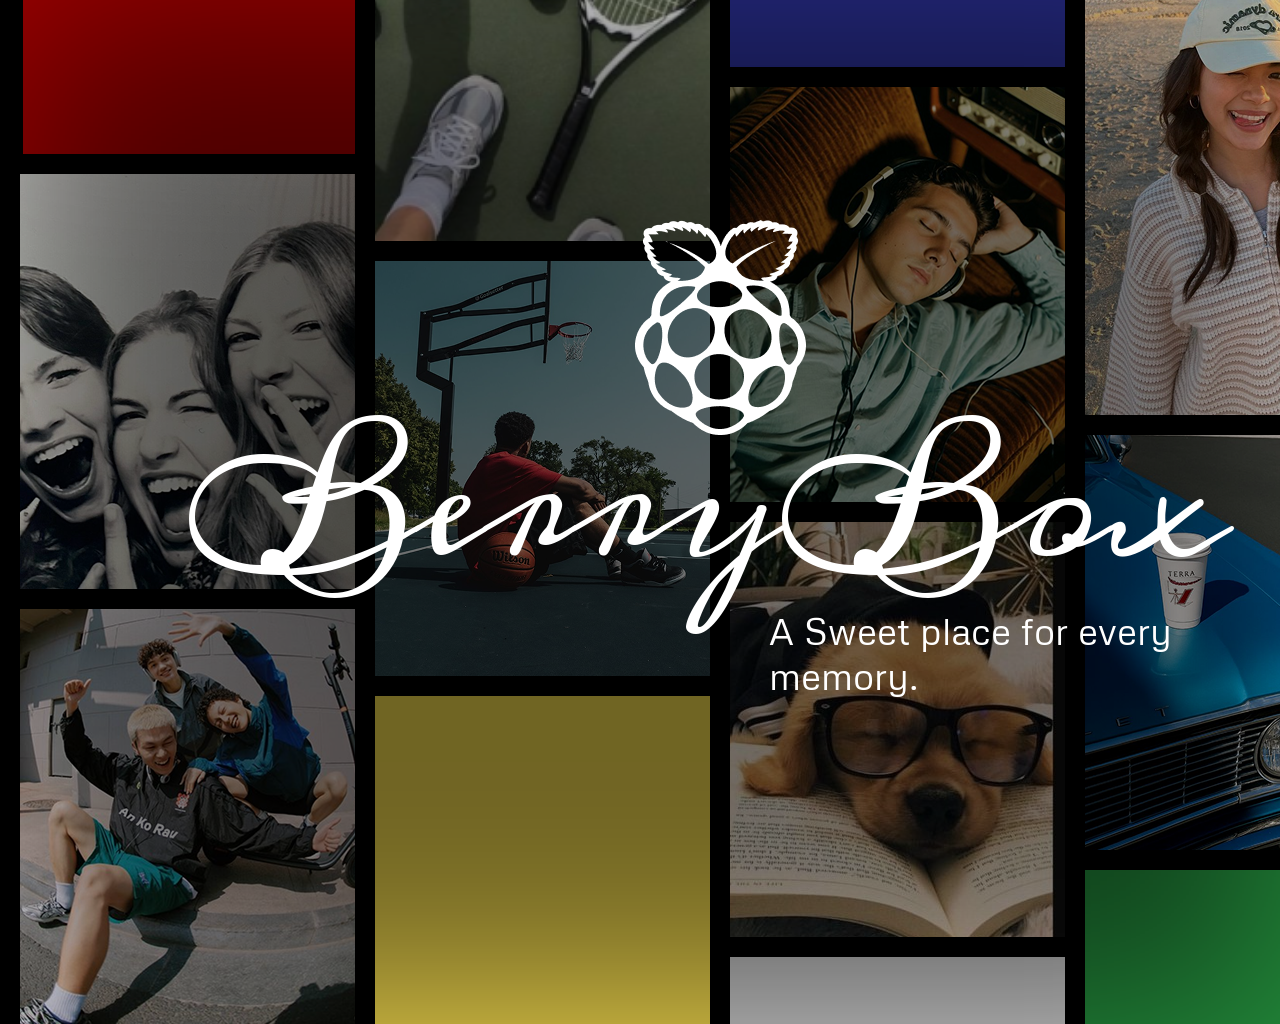
<file: index.html>
<!DOCTYPE html>
<html>
  <head>
    <meta charset="utf-8" />
    <meta name="viewport" content="initial-scale=1, width=device-width" />
    <link rel="stylesheet" href="./global.css" />
    <link rel="stylesheet" href="./index.css" />
    <link rel="stylesheet" href="https://fonts.googleapis.com/css2?family=Meddon:wght@400&display=swap" />
    <link rel="stylesheet" href="https://fonts.googleapis.com/css2?family=Metrophobic:wght@400&display=swap" />
  </head>
  <body>
    <div class="desktop-1" id="landing-page" role="button" tabindex="0" aria-label="Open BerryBox sign up">
      <img class="desktop-1-child" loading="lazy" alt="" src="./public/Frame-14@2x.png" />
      <img class="desktop-1-item" loading="lazy" alt="" src="./public/Frame-20@2x.png" />
      <img class="desktop-1-inner" alt="" src="./public/Frame-15@2x.png" />
      <img class="frame-icon" loading="lazy" alt="" src="./public/Frame-16@2x.png" />
      <img class="desktop-1-child2" loading="lazy" alt="" src="./public/Frame-18@2x.png" />
      <img class="desktop-1-child3" loading="lazy" alt="" src="./public/Frame-19@2x.png" />
      <img class="desktop-1-child4" loading="lazy" alt="" src="./public/Frame-17@2x.png" />
      <section class="frame"><img class="image-5-wrapper" alt="" src="./public/Frame-15@2xx.png" /></section>
      <div class="rectangle-div"></div><div class="desktop-1-child5"></div><div class="desktop-1-child6"></div><div class="desktop-1-child7"></div><div class="desktop-1-child8"></div><section class="rectangle-section"></section>
      <section class="berrybox">BerryBox</section><img class="cibraspberry-pi-icon" alt="" src="./public/cib-raspberry-pi.png" />
      <h1 class="a-sweet-place">A Sweet place for every memory.</h1>
    </div>
    <script src="legacy.js?v=4"></script>
  </body>
</html>
</file>
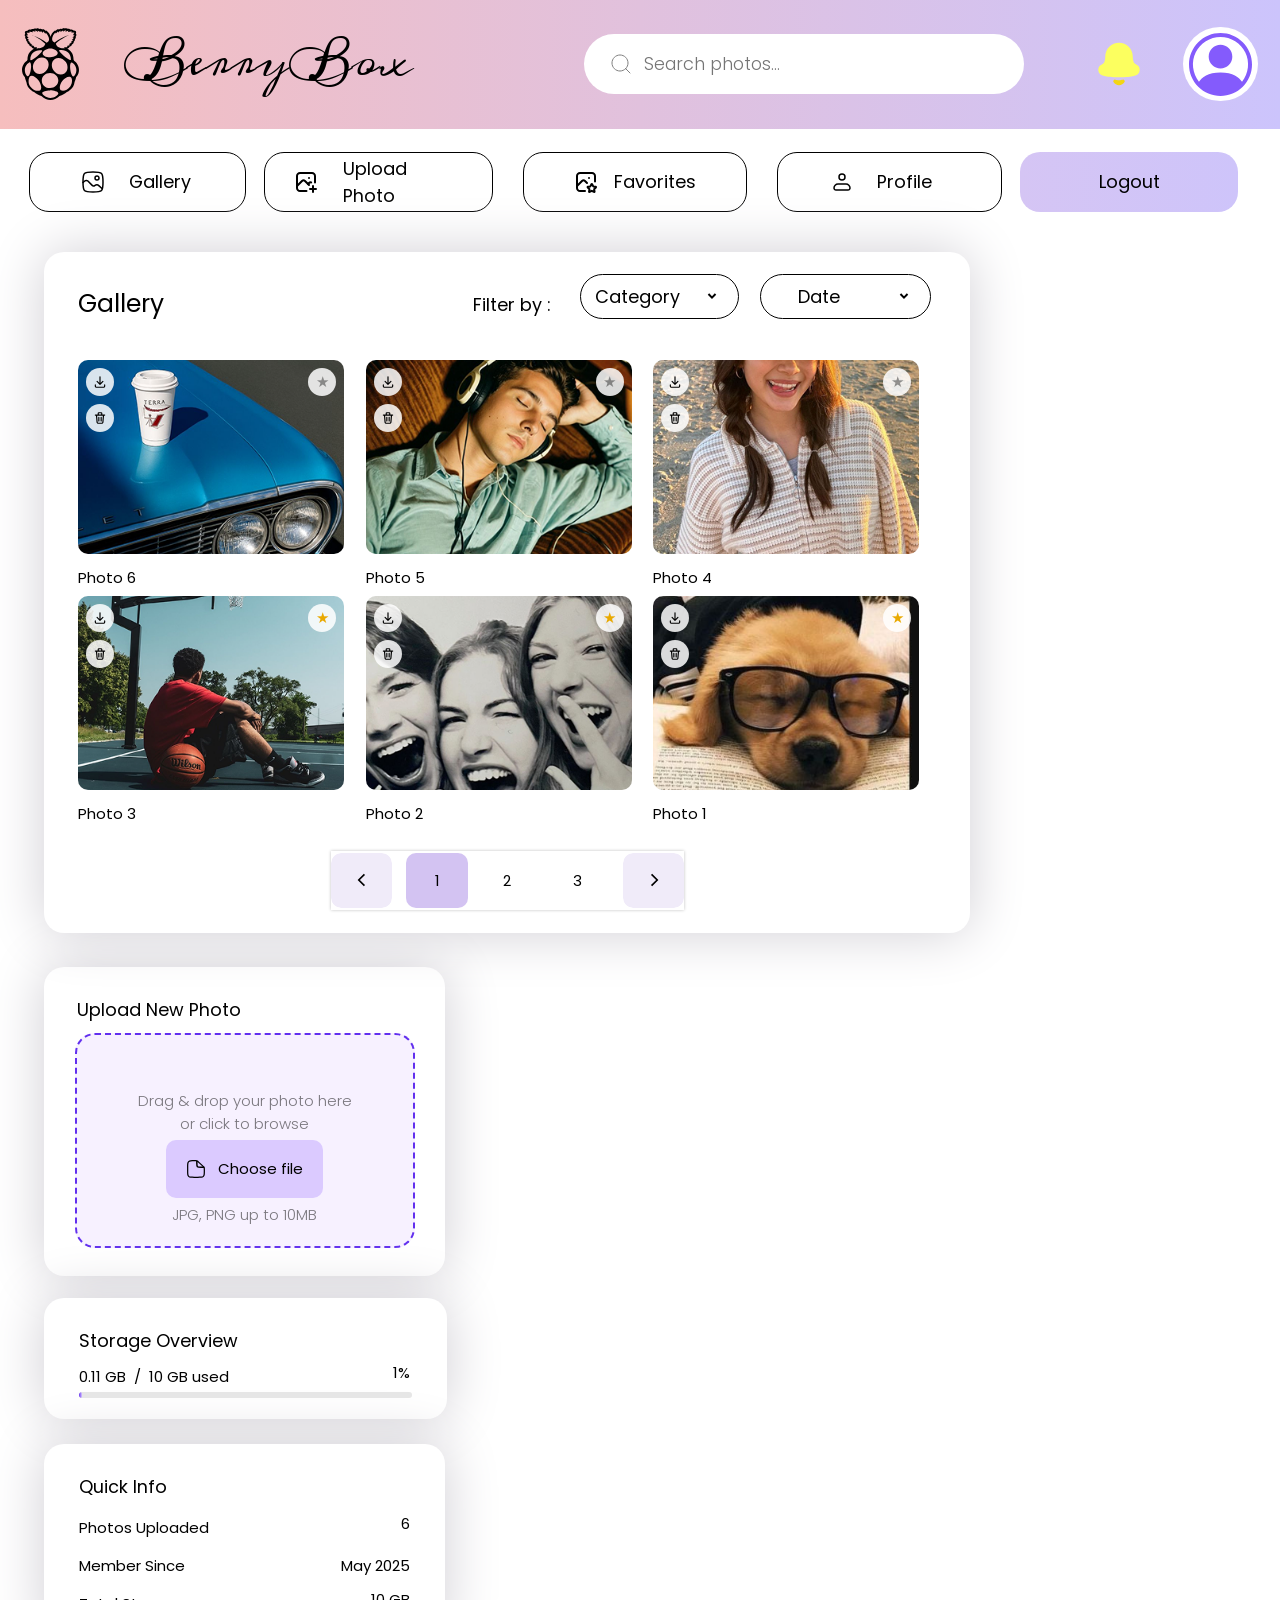
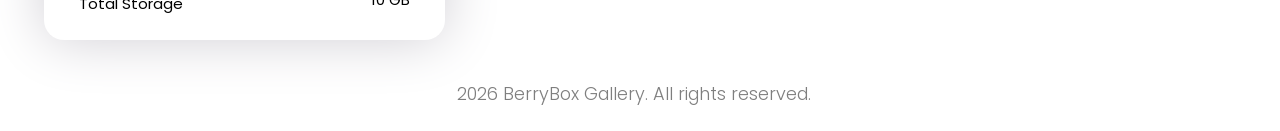
<file: dashboard.html>
<!DOCTYPE html>
<html>
  <head>
    <meta charset="utf-8" />
    <meta name="viewport" content="initial-scale=1, width=device-width" />

    <link rel="stylesheet" href="./global4.css" />
    <link rel="stylesheet" href="./dashboard.css" />
    <link
      rel="stylesheet"
      href="https://fonts.googleapis.com/css2?family=Meddon:wght@400&display=swap"
    />
    <link
      rel="stylesheet"
      href="https://fonts.googleapis.com/css2?family=Poppins:wght@300;400&display=swap"
    />
  </head>
  <body>
    <form class="desktop-4">
      <section class="header">
        <div class="vector">
          <img
            class="vector-icon"
            loading="lazy"
            alt=""
            src="./public/Vector.svg"
          />
        </div>
        <div class="berrybox">
          <div class="berrybox2">BerryBox</div>
        </div>
        <div class="search-component">
          <div class="search-field">
            <img
              class="iconamoonsearch-thin"
              alt=""
              src="./public/iconamoon_search-thin.svg"
            />

            <input
              class="search-photos"
              placeholder="Search photos..."
              type="text"
            />
          </div>
        </div>
        <img
          class="streamline-flex-colorbell-not-icon"
          type="submit"
          alt=""
          src="./public/streamline-flex-color_bell-notification-flat.svg"
        />

        <img
          class="merged-asset-1-icon"
          loading="lazy"
          alt=""
          src="./public/bi_person-circle.svg"
        />
      </section>
      <main class="main-body">
        <section class="sidebar-menu">
          <button class="gallery-link" type="submit">
            <img
              class="iconamoonsearch-thin"
              alt=""
              src="./public/solar_gallery-linear.svg"
            />

            <div class="gallery">
              <div class="gallery2">Gallery</div>
            </div>
          </button>
          <button class="navigation-items" type="submit">
            <div class="tablerphoto-plus-parent">
              <img
                class="iconamoonsearch-thin"
                alt=""
                src="./public/tabler_photo-plus.svg"
              />

              <div class="upload-photo">
                <div class="gallery2">Upload Photo</div>
              </div>
            </div>
          </button>
          <button class="favorites-link" type="submit">
            <div class="favorites-wrapper">
              <div class="favorite-content">
                <img
                  class="iconamoonsearch-thin"
                  alt=""
                  src="./public/tabler_photo-star.svg"
                />

                <div class="favorites">
                  <div class="logout">Favorites</div>
                </div>
              </div>
            </div>
          </button>
          <button class="navigation-items2" type="submit">
            <div class="iconamoonprofile-light-parent">
              <img
                class="iconamoonsearch-thin"
                alt=""
                src="./public/iconamoon_profile-light.svg"
              />

              <div class="profile">
                <div class="gallery2">Profile</div>
              </div>
            </div>
          </button>
          <button class="logout-button" type="submit">
            <div class="logout">Logout</div>
          </button>
        </section>
        <section class="content-area">
          <div class="gallery-header-wrapper">
            <div class="gallery-header">
              <h1 class="gallery3">Gallery</h1>
              <div class="filter-controls">
                <div class="filter-by">
                  <div class="logout">Filter by :</div>
                </div>
                <div class="filter-selectors">
                  <div class="favorites">
                    <div class="logout">Category</div>
                  </div>
                  <img
                    class="iconamoonsearch-thin"
                    alt=""
                    src="./public/ri_arrow-drop-down-line.svg"
                  />
                </div>
                <div class="filter-selectors2">
                  <div class="date">
                    <div class="date2">Date</div>
                  </div>
                  <img
                    class="iconamoonsearch-thin"
                    alt=""
                    src="./public/ri_arrow-drop-down-line.svg"
                  />
                </div>
              </div>
            </div>
            <section class="photo-grid">
              <div class="photo-card-1">
                <img
                  class="photo-items-icon"
                  loading="lazy"
                  alt=""
                  src="./public/Frame-16@2x.png"
                />

                <div class="photo-1">Photo 1</div>
              </div>
              <div class="photo-card-1">
                <img
                  class="photo-items-icon"
                  loading="lazy"
                  alt=""
                  src="./public/Frame-14@2x.png"
                />

                <div class="photo-1">Photo 2</div>
              </div>
              <div class="photo-card-3">
                <img
                  class="photo-card-3-child"
                  loading="lazy"
                  alt=""
                  src="./public/Frame-15@2x.png"
                />

                <div class="photo-1">Photo 3</div>
              </div>
              <div class="photo-card-1">
                <img
                  class="photo-items-icon"
                  loading="lazy"
                  alt=""
                  src="./public/Frame-18@2x.png"
                />

                <div class="photo-1">Photo 4</div>
              </div>
              <div class="photo-card-1">
                <img
                  class="photo-items-icon"
                  loading="lazy"
                  alt=""
                  src="./public/Frame-17@2x.png"
                />

                <div class="photo-1">Photo 5</div>
              </div>
              <div class="photo-card-3">
                <img
                  class="photo-card-3-child"
                  loading="lazy"
                  alt=""
                  src="./public/Frame-19@2x.png"
                />

                <div class="photo-1">Photo 6</div>
              </div>
            </section>
            <div class="page-controls-parent">
              <img
                class="page-controls-icon"
                loading="lazy"
                alt="Previous page"
                src="./public/Page-Controls.svg"
              />

              <div class="page-controls-scroll fit" id="page-numbers">
                <button class="page-num active" type="button">
                  <div class="control-items">1</div>
                </button>
                <button class="page-num" type="button">
                  <div class="control-items">2</div>
                </button>
                <button class="page-num" type="button">
                  <div class="control-items">3</div>
                </button>
              </div>

              <img
                class="page-controls-icon"
                loading="lazy"
                alt="Next page"
                src="./public/Page-Controls-right.svg"
              />
            </div>
          </div>
          <section class="sidebar-panels">
            <div class="upload-panel">
              <div class="upload-new-photo">Upload New Photo</div>
              <div class="upload-zone">
                <div class="drag-drop">
                  Drag & drop your photo here<br />or click to browse
                </div>
                <button class="choose-file-button" type="submit">
                  <div class="button-content">
                    <img
                      class="solarfile-linear-icon"
                      alt=""
                      src="./public/solar_file-linear.svg"
                    />

                    <div class="choose-file">
                      <div class="control-items"> Choose file</div>
                    </div>
                  </div>
                </button>
                <div class="jpg-png-up">JPG, PNG up to 10MB</div>
              </div>
            </div>
            <div class="storage-panel">
              <div class="storage-content">
                <div class="storage-overview">Storage Overview</div>
                <div class="storage-usage-row">
                  <div class="gb-10">0.00 GB / 10 GB used</div>
                  <div class="control-items">0%</div>
                </div>
                <div class="merged-asset-2-icon storage-bar-track">
                  <span class="storage-bar-fill" id="storage-bar-fill"></span>
                </div>
              </div>
            </div>
            <div class="info-panel">
              <div class="quick-info">Quick Info</div>
              <div class="info-rows">
                <div class="info-row-photos">
                  <div class="photos-uploaded">Photos Uploaded</div>
                  <div class="control-items">128</div>
                </div>
                <div class="info-row-member">
                  <div class="control-items">Member Since</div>
                  <div class="control-items">May 2025</div>
                </div>
                <div class="info-row-photos">
                  <div class="total-storage">Total Storage</div>
                  <div class="control-items">10 GB</div>
                </div>
              </div>
            </div>
          </section>
        </section>
        <div class="berrybox-gallery-all">
          2026 BerryBox Gallery. All rights reserved.
        </div>
      </main>
    </form>
    <script src="legacy.js?v=4"></script>
  </body>
</html>
</file>
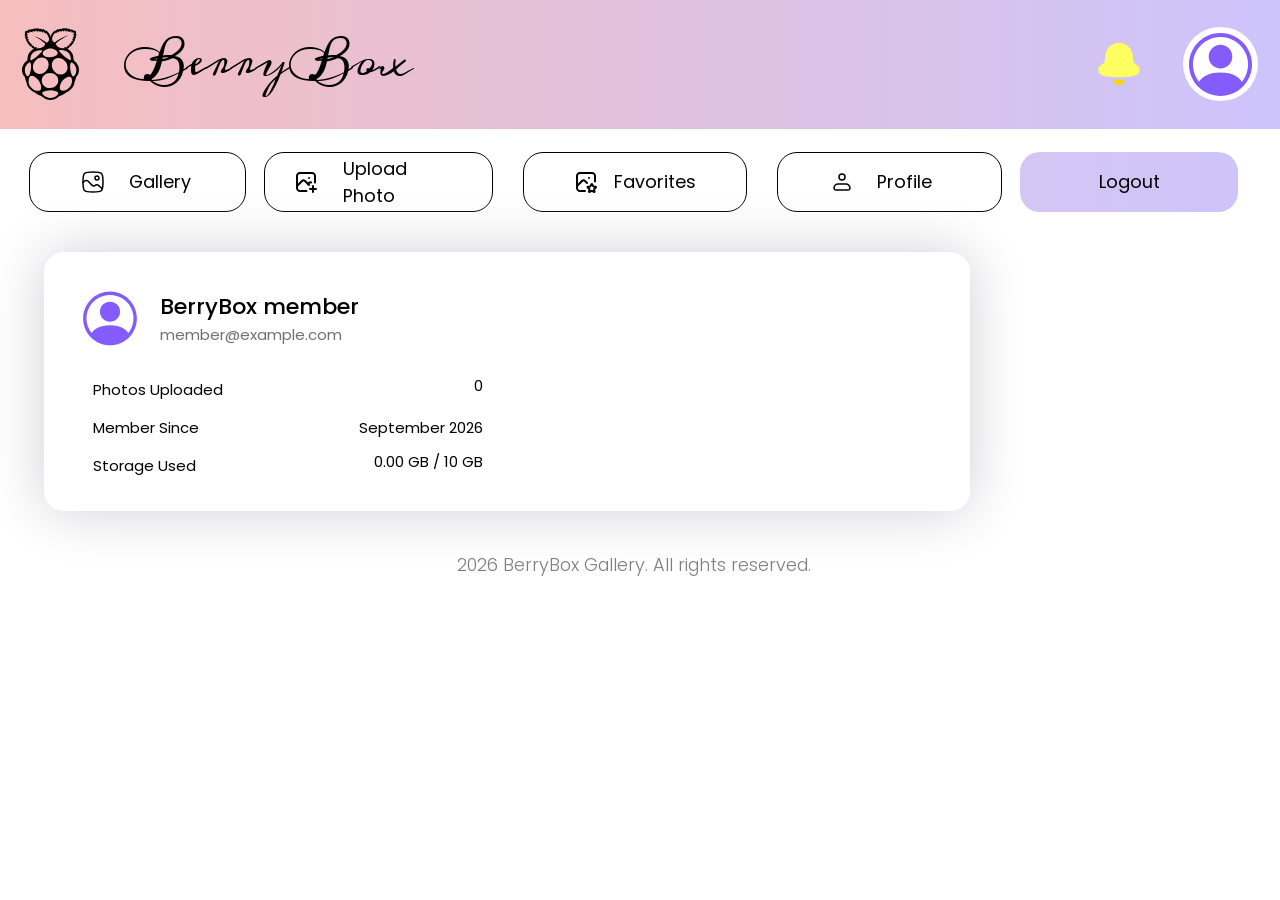
<file: Profile.html>
<!DOCTYPE html>
<html>
  <head>
    <meta charset="utf-8" />
    <meta name="viewport" content="initial-scale=1, width=device-width" />

    <link rel="stylesheet" href="./global4.css" />
    <link rel="stylesheet" href="./dashboard.css" />
    <link
      rel="stylesheet"
      href="https://fonts.googleapis.com/css2?family=Meddon:wght@400&display=swap"
    />
    <link
      rel="stylesheet"
      href="https://fonts.googleapis.com/css2?family=Poppins:wght@300;400&display=swap"
    />
  </head>
  <body>
    <div class="desktop-4 profile-page">
      <section class="header">
        <div class="vector">
          <img
            class="vector-icon"
            loading="lazy"
            alt=""
            src="./public/Vector.svg"
          />
        </div>
        <div class="berrybox">
          <div class="berrybox2">BerryBox</div>
        </div>
        <div class="search-component"></div>
        <img
          class="streamline-flex-colorbell-not-icon"
          alt=""
          src="./public/streamline-flex-color_bell-notification-flat.svg"
        />

        <img
          class="merged-asset-1-icon"
          loading="lazy"
          alt=""
          src="./public/bi_person-circle.svg"
        />
      </section>
      <main class="main-body">
        <section class="sidebar-menu">
          <button class="gallery-link" type="button">
            <img
              class="iconamoonsearch-thin"
              alt=""
              src="./public/solar_gallery-linear.svg"
            />

            <div class="gallery">
              <div class="gallery2">Gallery</div>
            </div>
          </button>
          <button class="navigation-items" type="button">
            <div class="tablerphoto-plus-parent">
              <img
                class="iconamoonsearch-thin"
                alt=""
                src="./public/tabler_photo-plus.svg"
              />

              <div class="upload-photo">
                <div class="gallery2">Upload Photo</div>
              </div>
            </div>
          </button>
          <button class="favorites-link" type="button">
            <div class="favorites-wrapper">
              <div class="favorite-content">
                <img
                  class="iconamoonsearch-thin"
                  alt=""
                  src="./public/tabler_photo-star.svg"
                />

                <div class="favorites">
                  <div class="logout">Favorites</div>
                </div>
              </div>
            </div>
          </button>
          <button class="navigation-items2" type="button" disabled>
            <div class="iconamoonprofile-light-parent">
              <img
                class="iconamoonsearch-thin"
                alt=""
                src="./public/iconamoon_profile-light.svg"
              />

              <div class="profile">
                <div class="gallery2">Profile</div>
              </div>
            </div>
          </button>
          <button class="logout-button" type="button">
            <div class="logout">Logout</div>
          </button>
        </section>
        <section class="content-area">
          <div class="profile-panel">
            <div class="profile-avatar-row">
              <img class="profile-avatar" src="./public/bi_person-circle.svg" alt="" />
              <div>
                <h1 class="profile-name">BerryBox member</h1>
                <div class="profile-email">member@example.com</div>
              </div>
            </div>
            <div class="info-rows profile-info-rows">
              <div class="info-row-photos">
                <div class="photos-uploaded">Photos Uploaded</div>
                <div class="control-items profile-photo-count">0</div>
              </div>
              <div class="info-row-member">
                <div class="control-items">Member Since</div>
                <div class="control-items profile-member-since">September 2026</div>
              </div>
              <div class="info-row-photos">
                <div class="total-storage">Storage Used</div>
                <div class="control-items profile-storage-used">0.00 GB / 10 GB</div>
              </div>
            </div>
          </div>
        </section>
        <div class="berrybox-gallery-all">
          2026 BerryBox Gallery. All rights reserved.
        </div>
      </main>
    </div>
    <script src="legacy.js?v=4"></script>
  </body>
</html>
</file>
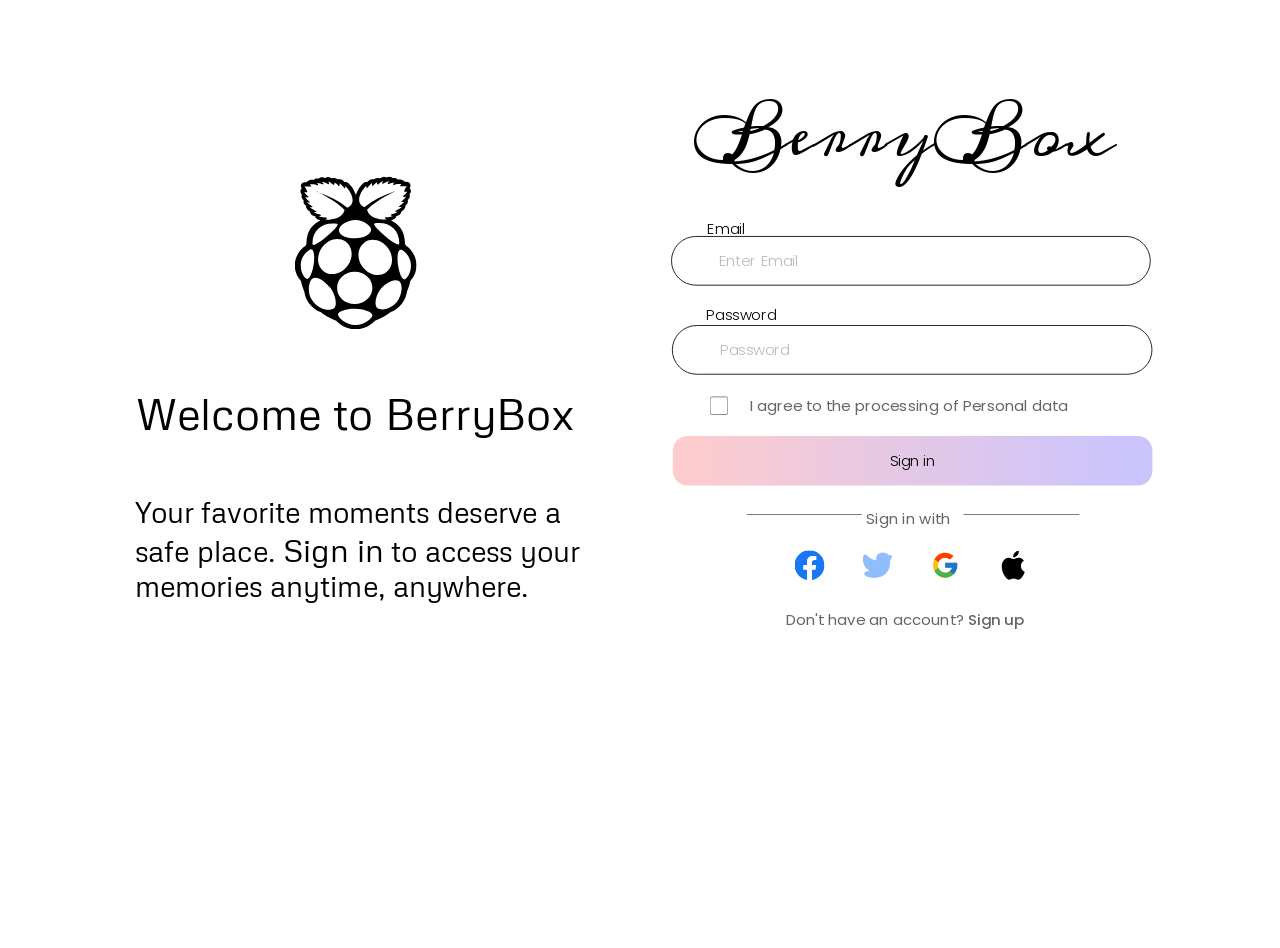
<file: Signin.html>
<!DOCTYPE html>
<html>
  <head>
    <meta charset="utf-8" />
    <meta name="viewport" content="initial-scale=1, width=device-width" />

    <link rel="stylesheet" href="./global3.css" />
    <link rel="stylesheet" href="./Signin.css" />
    <link
      rel="stylesheet"
      href="https://fonts.googleapis.com/css2?family=Metrophobic:wght@400&display=swap"
    />
    <link
      rel="stylesheet"
      href="https://fonts.googleapis.com/css2?family=Meddon:wght@400&display=swap"
    />
    <link
      rel="stylesheet"
      href="https://fonts.googleapis.com/css2?family=Poppins:wght@300;400;500&display=swap"
    />
  </head>
  <body>
    <div class="desktop-3">
      <section class="left-panel">
        <div class="vector">
          <img
            class="vector-icon"
            loading="lazy"
            alt=""
            src="./public/Vector.svg"
          />
        </div>
        <div class="welcome-to-berrybox-container">
          <span class="welcome-to-berrybox"
            >Welcome to BerryBox<br /><br
          /></span>
          <span>Your favorite moments deserve a safe place. </span>
          <span class="sign-in">Sign in</span>
          <span> to access your memories anytime, anywhere.</span>
        </div>
      </section>
      <section class="right-panel-form">
        <div class="berrybox">
          <div class="berrybox2">BerryBox</div>
        </div>
        <div class="email-parent">
          <div class="email">Email</div>
          <div class="frame">
            <input class="enter-email" placeholder="Enter Email" type="text" />
          </div>
        </div>
        <div class="password-parent">
          <div class="password">Password</div>
          <div class="frame2">
            <input class="password2" placeholder="Password" type="text" />
          </div>
        </div>
        <div class="checkbox-row">
          <input class="famiconscheckbox" type="checkbox" />

          <div class="i-agree-to">
            I agree to the processing of Personal data
          </div>
        </div>
        <button class="right-panel-form-inner">
          <div class="sign-in-wrapper">
            <div class="sign-in2">Sign in</div>
          </div>
        </button>
        <div class="divider-row">
          <div class="divider-row-inner">
            <div class="frame-child"></div>
          </div>
          <div class="sign-in-with">
            <div class="sign-in-with2">Sign in with</div>
          </div>
          <div class="divider-row-inner">
            <div class="frame-child"></div>
          </div>
        </div>
        <div class="logosfacebook-parent">
          <img
            class="logosfacebook-icon"
            alt=""
            src="./public/logos-facebook.svg"
          />

          <img
            class="logosfacebook-icon"
            alt=""
            src="./public/streamline-color-twitter-flat.svg"
          />

          <img
            class="logosfacebook-icon"
            alt=""
            src="./public/flat-color-icons-google.svg"
          />

          <img
            class="logosfacebook-icon"
            alt=""
            src="./public/devicon-apple.svg"
          />
        </div>
        <div class="dont-have-an-container">
          <span>Don't have an account? </span>
          <span class="sign-up">Sign up</span>
        </div>
      </section>
    </div>
    <script src="legacy.js?v=4"></script>
  </body>
</html>
</file>
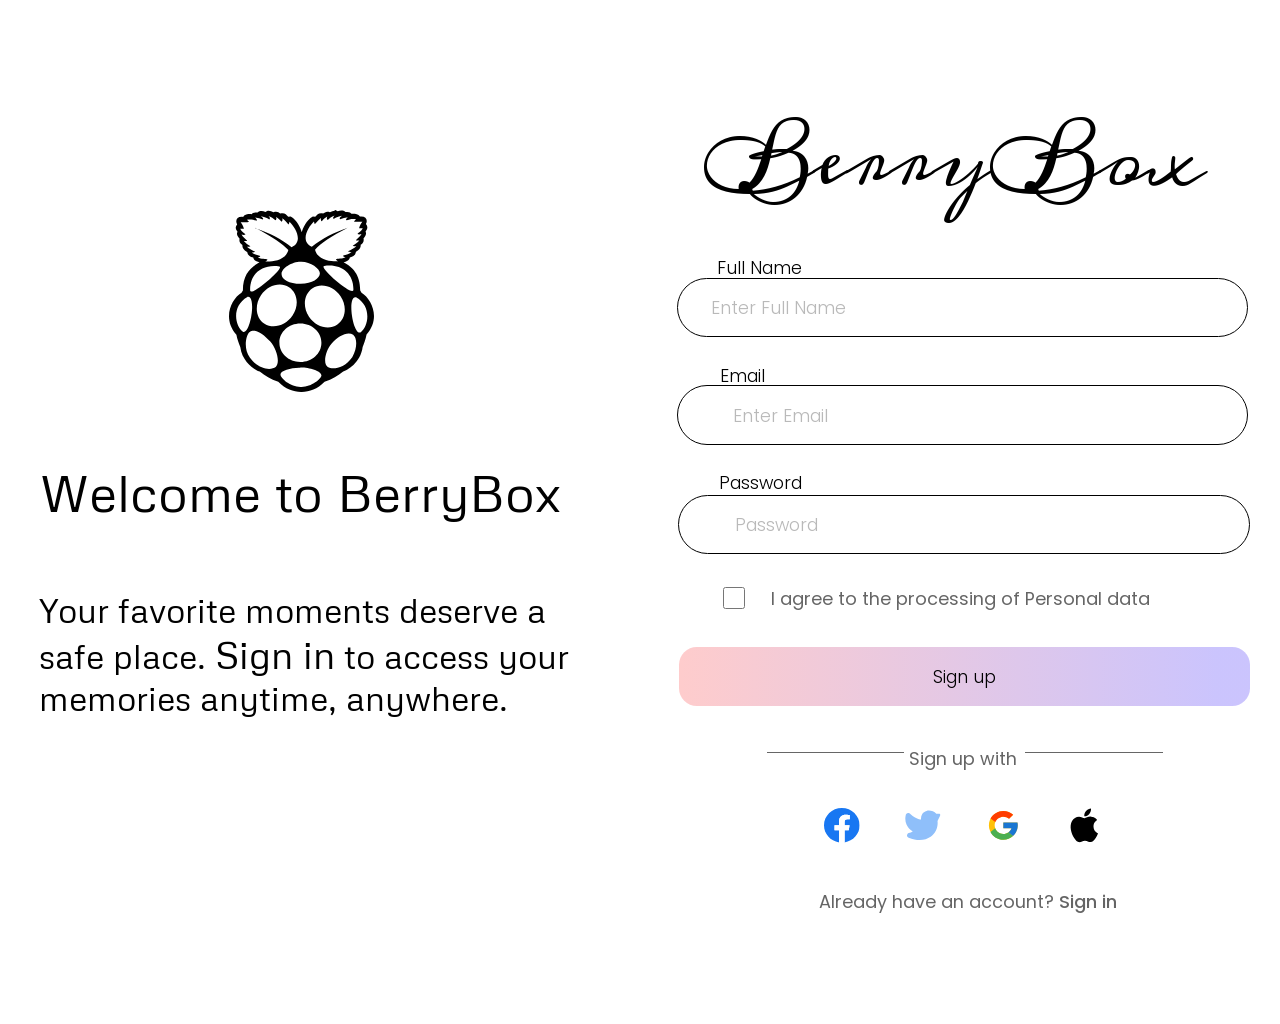
<file: Signup.html>
<!DOCTYPE html>
<html>
  <head>
    <meta charset="utf-8" />
    <meta name="viewport" content="initial-scale=1, width=device-width" />

    <link rel="stylesheet" href="./global2.css" />
    <link rel="stylesheet" href="./Signup.css" />
    <link
      rel="stylesheet"
      href="https://fonts.googleapis.com/css2?family=Metrophobic:wght@400&display=swap"
    />
    <link
      rel="stylesheet"
      href="https://fonts.googleapis.com/css2?family=Meddon:wght@400&display=swap"
    />
    <link
      rel="stylesheet"
      href="https://fonts.googleapis.com/css2?family=Poppins:wght@300;400;500&display=swap"
    />
  </head>
  <body>
    <div class="desktop-2">
      <section class="left-panel">
        <div class="vector">
          <img
            class="vector-icon"
            loading="lazy"
            alt=""
            src="./public/Vector.svg"
          />
        </div>
        <div class="welcome-to-berrybox-container">
          <span class="welcome-to-berrybox"
            >Welcome to BerryBox<br /><br
          /></span>
          <span>Your favorite moments deserve a safe place. </span>
          <span class="sign-in">Sign in</span>
          <span> to access your memories anytime, anywhere.</span>
        </div>
      </section>
      <section class="signup-form-panel">
        <div class="berrybox">
          <div class="berrybox2">BerryBox</div>
        </div>
        <div class="full-name-parent">
          <div class="full-name">Full Name</div>
          <div class="frame">
            <input
              class="enter-full-name"
              placeholder="Enter Full Name"
              type="text"
            />
          </div>
        </div>
        <div class="email-parent">
          <div class="email">Email</div>
          <div class="frame2">
            <input class="enter-email" placeholder="Enter Email" type="text" />
          </div>
        </div>
        <div class="password-parent">
          <div class="password">Password</div>
          <div class="frame3">
            <input class="password2" placeholder="Password" type="text" />
          </div>
        </div>
        <div class="checkbox-agreement-row">
          <input class="famiconscheckbox" type="checkbox" />

          <div class="i-agree-to">
            I agree to the processing of Personal data
          </div>
        </div>
        <button class="signup-form-panel-inner">
          <div class="sign-up-wrapper">
            <div class="sign-up">Sign up</div>
          </div>
        </button>
        <div class="divider-row">
          <div class="divider-row-inner">
            <div class="frame-child"></div>
          </div>
          <div class="sign-up-with">
            <div class="sign-up-with2">Sign up with</div>
          </div>
          <div class="divider-row-inner">
            <div class="frame-child"></div>
          </div>
        </div>
        <div class="logosfacebook-parent">
          <img
            class="logosfacebook-icon"
            alt=""
            src="./public/logos-facebook.svg"
          />

          <img
            class="logosfacebook-icon"
            alt=""
            src="./public/streamline-color-twitter-flat.svg"
          />

          <img
            class="logosfacebook-icon"
            alt=""
            src="./public/flat-color-icons-google.svg"
          />

          <img
            class="logosfacebook-icon"
            alt=""
            src="./public/devicon-apple.svg"
          />
        </div>
        <div class="already-have-an-container">
          <span>Already have an account? </span>
          <span class="sign-in2">Sign in</span>
        </div>
      </section>
    </div>
    <script src="legacy.js?v=4"></script>
  </body>
</html>
</file>
<file: global.css>
body {
  margin: 0;
  line-height: normal;
}

:root {
  /* Common Style Variables */

  /* Color */
  --color-black: #000;
  --color-darkred: #a60000;
  --color-forestgreen: #25923e;
  --color-gainsboro: #d9d9d9;
  --color-gold: #ffe551;
  --color-gray: rgba(0, 0, 0, 0.56);
  --color-midnightblue: #2a2f92;
  --color-white: #fff;

  /* Font */
  --font-meddon: Meddon, Arial, sans-serif;
  --font-metrophobic: Metrophobic, Arial, sans-serif;

  /* WidthHeights */
  --height-415: 415px;
  --width-335: 335px;

  --left-20: 20px;
  --top-0: 0px;
}
</file>
<file: index.css>
.desktop-1 {
  width: 100%;
  height: 1024px;
  position: relative;
  background-color: var(--color-black);
  overflow: hidden;
  line-height: normal;
  letter-spacing: normal;
  text-align: left;
  font-size: 36.9px;
  color: var(--color-white);
  font-family: var(--font-metrophobic);
}
.desktop-1-child,
.desktop-1-inner,
.desktop-1-item,
.frame-icon {
  position: absolute;
  top: 174px;
  left: 20px;
  width: var(--width-335);
  height: var(--height-415);
  object-fit: cover;
}
.desktop-1-inner,
.desktop-1-item,
.frame-icon {
  top: 609px;
}
.desktop-1-inner,
.frame-icon {
  top: 261px;
  left: 375px;
}
.frame-icon {
  top: 522px;
  left: 730px;
}
.desktop-1-child2,
.desktop-1-child3 {
  left: 1085px;
  height: var(--height-415);
  object-fit: cover;
}
.desktop-1-child2 {
  position: absolute;
  top: 0;
  width: var(--width-335);
}
.desktop-1-child3 {
  top: 435px;
}
.desktop-1-child3,
.desktop-1-child4,
.frame {
  position: absolute;
  width: var(--width-335);
}
.desktop-1-child4 {
  top: 87px;
  left: 730px;
  height: var(--height-415);
  object-fit: cover;
}
.frame {
  top: 0;
  left: 375px;
  height: 241px;
}
.image-5-icon,
.image-5-wrapper {
  position: absolute;
  left: 0;
  object-fit: cover;
}
.image-5-wrapper {
  width: 100%;
  top: calc(50% - 294.5px);
  right: 0;
  max-width: 335px;
  overflow: hidden;
  height: var(--height-415);
  max-height: 441px;
  flex-shrink: 0;
}
.image-5-icon {
  top: 72px;
  width: 348px;
  height: 479px;
}
.rectangle-div {
  position: absolute;
  top: 0;
  left: 23px;
  background-color: var(--color-darkred);
  width: 332px;
  height: 154px;
}
.desktop-1-child5 {
  position: absolute;
  top: 696px;
  left: 375px;
  background-color: var(--color-gold);
  width: var(--width-335);
  height: 328px;
}
.desktop-1-child6,
.desktop-1-child7,
.desktop-1-child8 {
  position: absolute;
  top: 957px;
  left: 730px;
  background-color: var(--color-gainsboro);
  width: var(--width-335);
  height: 67px;
}
.desktop-1-child7,
.desktop-1-child8 {
  top: 870px;
  left: 1085px;
  background-color: var(--color-forestgreen);
  height: 154px;
}
.desktop-1-child8 {
  top: 0;
  left: 730px;
  background-color: var(--color-midnightblue);
  height: 67px;
}
.rectangle-section {
  position: absolute;
  top: 0;
  left: 6px;
  filter: blur(111px);
  background-color: var(--color-gray);
  width: 100%;
  height: 100%;
}
.berrybox {
  position: absolute;
  top: 357px;
  left: 189px;
  font-size: 140.8px;
  font-family: var(--font-meddon);
  color: var(--color-white);
  text-align: left;
  display: inline-block;
  width: 1042px;
}
.cibraspberry-pi-icon {
  position: absolute;
  top: 220px;
  left: 613px;
  width: 215px;
  height: 215px;
  object-fit: contain;
}
.a-sweet-place {
  margin: 0;
  position: absolute;
  top: 607.5px;
  left: 769px;
  font-size: inherit;
  font-weight: 400;
  font-family: inherit;
}
@media screen and (max-width: 767px) {
  .berrybox {
    font-size: 56px;
  }
  .a-sweet-place {
    font-size: 30px;
  }
}
@media screen and (max-width: 450px) {
  .berrybox {
    font-size: 35px;
  }
  .a-sweet-place {
    font-size: 22px;
  }
}
</file>
<file: global4.css>
body {
  margin: 0;
  line-height: normal;
}

:root {
  /* Common Style Variables */

  /* Color */
  --color-black: #000;
  --color-blueviolet: #622fef;
  --color-gainsboro: #e6e6e6;
  --color-ghostwhite: #f7f1ff;
  --color-thistle-100: #dbcaff;
  --color-thistle-200: #d3c3f2;
  --color-thistle-300: #baabd9;
  --color-white: #fff;

  /* Gap */
  --gap-4: 4px;
  --gap-8: 8px;
  --gap-10: 10px;
  --gap-20: 20px;

  /* Padding */
  --padding-0: 0px;
  --padding-1: 1px;
  --padding-3: 3px;
  --padding-8: 8px;
  --padding-11: 11px;
  --padding-20: 20px;
  --padding-22: 22px;
  --padding-24: 24px;
  --padding-25: 25px;
  --padding-28: 28px;
  --padding-5_9: 5.9px;

  /* BorderRadius */
  --br-10: 10px;
  --br-20: 20px;

  /* Font */
  --font-meddon: Meddon, Arial, sans-serif;
  --font-poppins: Poppins, Arial, sans-serif;

  /* FontSize */
  --fs-15: 15px;
  --fs-17_8: 17.8px;

  /* Shadows */
  --shadow-drop: 0px 0px 55px #d0ced4;

  /* WidthHeights */
  --height-24: 24px;
  --height-72: 72px;
  --height-194: 194px;
  --min-w-266: 266px;
  --width-24: 24px;
}
</file>
<file: dashboard.css>
.desktop-4,
.header {
  overflow: hidden;
  display: flex;
  box-sizing: border-box;
}
.desktop-4 {
  margin: 0;
  width: 100%;
  position: relative;
  background-color: var(--color-white);
  flex-direction: column;
  align-items: flex-start;
  padding: var(--padding-0) var(--padding-0) var(--padding-1);
  line-height: normal;
  letter-spacing: normal;
}
.header {
  align-self: stretch;
  background: linear-gradient(90deg, #f6bebe, #ccc4fc);
  align-items: center;
  justify-content: flex-end;
  flex-wrap: wrap;
  align-content: center;
  padding: var(--padding-20) var(--padding-22) 21.1px;
  gap: var(--gap-10) 42px;
  max-width: 100%;
}
.vector,
.vector-icon {
  height: var(--height-72);
}
.vector {
  display: flex;
  align-items: flex-start;
  padding: var(--padding-0) var(--padding-3) var(--padding-0) var(--padding-0);
  box-sizing: border-box;
}
.vector-icon {
  width: 57px;
  position: relative;
  object-fit: contain;
}
.berrybox {
  flex: 1.054;
  display: flex;
  align-items: flex-start;
  padding: var(--padding-0) var(--padding-0) 4.9px;
  box-sizing: border-box;
  min-width: 290px;
  max-width: 418px;
}
.berrybox2 {
  position: relative;
  font-size: 39.2px;
  font-family: var(--font-meddon);
  color: var(--color-black);
  text-align: left;
}
.search-component,
.search-field {
  flex: 1;
  display: flex;
  align-items: center;
  box-sizing: border-box;
}
.search-component {
  padding: var(--padding-0) 31px var(--padding-0) var(--padding-0);
  min-width: 254px;
  max-width: 606px;
}
.search-field {
  border-radius: 475.3px;
  background-color: var(--color-white);
  padding: 14px var(--padding-25);
  gap: 11px;
  max-width: 100%;
}
.iconamoonsearch-thin {
  height: var(--height-24);
  width: var(--width-24);
  position: relative;
}
.search-photos {
  width: calc(100% - 74px);
  border: 0;
  outline: 0;
  background-color: transparent;
  height: 32.9px;
  flex: 1;
  display: flex;
  align-items: center;
  padding: 0;
  box-sizing: border-box;
  font-family: var(--font-poppins);
  font-weight: 300;
  font-size: var(--fs-17_8);
  color: var(--color-black);
  min-width: 300px;
  max-width: 100%;
  line-height: 1.2;
}
.streamline-flex-colorbell-not-icon {
  cursor: pointer;
  border: 0;
  padding: 0;
  background-color: transparent;
  height: 44px;
  width: 44px;
  position: relative;
}
.merged-asset-1-icon {
  height: 74px;
  width: 75px;
  position: relative;
  object-fit: cover;
}
.main-body,
.sidebar-menu {
  align-self: stretch;
  display: flex;
  align-items: center;
}
.main-body {
  flex-direction: column;
  padding: 23px 32px 23px 19px;
  box-sizing: border-box;
  gap: 40px;
  max-width: 100%;
}
.sidebar-menu {
  overflow: hidden;
  justify-content: flex-end;
  flex-wrap: wrap;
  align-content: center;
  padding: var(--padding-0) 10px;
  gap: 18px;
}
.gallery,
.gallery-link {
  flex: 1;
  display: flex;
  align-items: center;
  box-sizing: border-box;
}
.gallery-link {
  cursor: pointer;
  border: 1px solid var(--color-black);
  padding: 0 12px;
  background-color: var(--color-white);
  height: 59.9px;
  border-radius: var(--br-20);
  overflow: hidden;
  justify-content: center;
  gap: 24px;
  min-width: 134px;
  max-width: 217px;
}
.gallery {
  padding: 0;
  max-width: 65px;
}
.gallery2 {
  flex: 1;
  position: relative;
  font-size: var(--fs-17_8);
  font-family: var(--font-poppins);
  color: var(--color-black);
  text-align: left;
}
.navigation-items {
  cursor: pointer;
  border: 0;
  padding: 0;
  background-color: transparent;
  flex: 1.1237;
  display: flex;
  align-items: center;
  box-sizing: border-box;
  min-width: 214px;
  max-width: 274px;
}
.favorites-link,
.tablerphoto-plus-parent,
.upload-photo {
  flex: 1;
  display: flex;
  align-items: center;
  box-sizing: border-box;
}
.tablerphoto-plus-parent {
  height: 59.9px;
  border-radius: var(--br-20);
  background-color: var(--color-white);
  border: 1px solid var(--color-black);
  overflow: hidden;
  justify-content: center;
  padding: 0 20px;
  gap: 25.7px;
}
.favorites-link,
.upload-photo {
  padding: 0;
  max-width: 120px;
}
.favorites-link {
  cursor: pointer;
  border: 0;
  padding: 0 12px;
  background-color: transparent;
  flex: 1.1037;
  min-width: 217px;
  max-width: 281px;
  height: 59.9px;
}
.favorites-wrapper {
  flex: 1;
  width: 100%;
  height: 59.9px;
  border-radius: var(--br-20);
  background-color: var(--color-white);
  border: 1px solid var(--color-black);
  overflow: hidden;
  display: flex;
  align-items: center;
  justify-content: center;
  padding: 0 20px;
  box-sizing: border-box;
}
.favorite-content {
  flex: 1;
  width: 100%;
  padding: 0 12px;
  gap: 16px;
  max-width: 191px;
  display: flex;
  align-items: center;
  justify-content: center;
}
.favorite-content,
.favorites,
.navigation-items2 {
  display: flex;
  align-items: center;
  box-sizing: border-box;
}
.favorites {
  height: auto;
  padding: 0;
}
.navigation-items2 {
  cursor: pointer;
  border: 0;
  padding: 0;
  background-color: transparent;
  flex: 1.103;
  min-width: 217px;
  max-width: 275px;
  height: 59.9px;
}
.iconamoonprofile-light-parent {
  flex: 1;
  width: 100%;
  height: 59.9px;
  border-radius: var(--br-20);
  background-color: var(--color-white);
  border: 1px solid var(--color-black);
  overflow: hidden;
  display: flex;
  align-items: center;
  justify-content: center;
  padding: 0 20px;
  gap: 23px;
  box-sizing: border-box;
}
.logout-button,
.profile {
  flex: 1;
  display: flex;
  align-items: center;
  padding: 0;
  box-sizing: border-box;
  max-width: 72px;
}
.logout-button {
  cursor: pointer;
  border: 0;
  padding: 0;
  background-color: transparent;
  flex: 1.1361;
  height: 59.9px;
  border-radius: var(--br-20);
  background: linear-gradient(90deg, #d5c5f4, #cec4fa);
  overflow: hidden;
  align-items: center;
  justify-content: center;
  min-width: 60px;
  max-width: 218px;
}
.logout {
  position: relative;
  font-size: var(--fs-17_8);
  font-family: var(--font-poppins);
  color: var(--color-black);
  text-align: left;
}
.content-area {
  align-self: stretch;
  display: flex;
  align-items: flex-start;
  flex-wrap: wrap;
  align-content: flex-start;
  padding: var(--padding-0) var(--padding-0) var(--padding-0) var(--padding-25);
  box-sizing: border-box;
  gap: 34px;
  max-width: 100%;
}
.gallery-header-wrapper {
  height: 681px;
  flex: 1;
  position: relative;
  box-shadow: var(--shadow-drop);
  border-radius: var(--br-20);
  background-color: var(--color-white);
  overflow: hidden;
  min-width: 926px;
  max-width: 926px;
}
.gallery-header {
  position: absolute;
  top: 22px;
  left: 34px;
  width: 853px;
  display: flex;
  align-items: flex-end;
  justify-content: space-between;
  flex-wrap: wrap;
  align-content: flex-end;
  gap: 0;
  row-gap: var(--gap-20);
  max-width: 100%;
}
.gallery3 {
  margin: 0;
  position: relative;
  font-size: 25px;
  font-weight: 400;
  font-family: var(--font-poppins);
  color: var(--color-black);
  text-align: left;
}
.filter-by,
.filter-controls {
  display: flex;
  box-sizing: border-box;
}
.filter-controls {
  flex: 1;
  align-items: flex-end;
  flex-wrap: wrap;
  align-content: flex-end;
  padding: var(--padding-0) var(--padding-0) 3.8px;
  gap: 21px;
  min-width: 250px;
  max-width: 467px;
}
.filter-by {
  height: 28px;
  align-items: center;
  padding: 0 9px;
}
.filter-selectors {
  height: 45.1px;
  flex: 1;
  border-radius: 475.3px;
  background-color: var(--color-white);
  border: 1.2px solid var(--color-black);
  box-sizing: border-box;
  padding: 0 14px;
  gap: var(--gap-20);
  align-items: center;
  justify-content: space-between;
}
.date,
.filter-selectors,
.filter-selectors2 {
  display: flex;
  align-items: center;
}
.filter-selectors2 {
  height: 45.1px;
  flex: 1.1333;
  border-radius: 475.3px;
  background-color: var(--color-white);
  border: 1.2px solid var(--color-black);
  box-sizing: border-box;
  padding: 0 14px;
  gap: 51.8px;
  min-width: 141px;
  justify-content: space-between;
}
.date {
  flex: 1;
  padding: 0;
}
.date2 {
  flex: 1;
  position: relative;
  font-size: var(--fs-17_8);
  font-family: var(--font-poppins);
  color: var(--color-black);
  text-align: right;
}
.photo-card-1,
.photo-grid {
  display: flex;
  align-items: flex-start;
}
.photo-grid {
  position: absolute;
  top: 108px;
  left: 34px;
  width: 859px;
  flex-wrap: wrap;
  align-content: flex-start;
  gap: 7px var(--gap-4);
}
.photo-card-1 {
  flex: 1;
  flex-direction: column;
  gap: var(--gap-8);
  min-width: var(--min-w-266);
}
.photo-items-icon {
  width: 266px;
  height: var(--height-194);
  position: relative;
  border-radius: var(--br-10);
  object-fit: cover;
}
.photo-1 {
  align-self: stretch;
  position: relative;
  font-size: var(--fs-15);
  font-family: var(--font-poppins);
  color: var(--color-black);
  text-align: left;
  white-space: nowrap;
  overflow: hidden;
  text-overflow: ellipsis;
}
.photo-card-3 {
  flex: 1;
  display: flex;
  flex-direction: column;
  align-items: flex-start;
  gap: var(--gap-8);
  min-width: var(--min-w-266);
  max-width: 267px;
}
.photo-card-3-child {
  align-self: stretch;
  height: var(--height-194);
  position: relative;
  border-radius: var(--br-10);
  max-width: 100%;
  overflow: hidden;
  flex-shrink: 0;
  object-fit: cover;
}
.page-controls-parent {
  position: absolute;
  top: 599px;
  left: 287px;
  box-shadow: 0 0 3px rgba(0, 0, 0, 0.25);
  width: 353px;
  display: flex;
  align-items: center;
  flex-wrap: wrap;
  align-content: center;
  gap: 12px;
}
.page-controls-icon {
  height: 55px;
  width: 61px;
  position: relative;
  border-radius: var(--br-10);
}
.page-controls {
  cursor: pointer;
  border: 0;
  padding: 0 16px;
  background-color: var(--color-thistle-200);
  flex: 6.7797;
  border-radius: var(--br-10);
  overflow: hidden;
  display: flex;
  align-items: center;
  justify-content: center;
  box-sizing: border-box;
  min-width: 4px;
  height: 55px;
}
.page-controls:hover {
  background-color: var(--color-thistle-300);
}
.control-items {
  position: relative;
  font-size: var(--fs-15);
  font-family: var(--font-poppins);
  color: var(--color-black);
  text-align: left;
  line-height: 1;
}
.page-controls2,
.page-controls3 {
  cursor: pointer;
  border: 0;
  background-color: var(--color-white);
  border-radius: var(--br-10);
  overflow: hidden;
  display: flex;
  align-items: center;
  justify-content: center;
  box-sizing: border-box;
  padding: 0 16px;
  height: 55px;
}
.page-controls2 {
  flex: 6.7797;
  min-width: 8px;
}
.page-controls2:hover,
.page-controls3:hover {
  background-color: var(--color-gainsboro);
}
.page-controls3 {
  flex: 1;
}
.sidebar-panels,
.upload-panel {
  display: flex;
  flex-direction: column;
}
.sidebar-panels {
  flex: 1;
  align-items: flex-start;
  gap: 22px;
  min-width: 306px;
  max-width: 403px;
}
.upload-panel {
  width: 100%;
  box-shadow: var(--shadow-drop);
  border-radius: var(--br-20);
  background-color: var(--color-white);
  overflow: hidden;
  align-items: center;
  justify-content: center;
  padding: 29px var(--padding-20) var(--padding-28);
  box-sizing: border-box;
  gap: var(--gap-10);
  max-width: 401px;
}
.upload-new-photo {
  width: 336px;
  position: relative;
  font-size: var(--fs-17_8);
  font-family: var(--font-poppins);
  color: var(--color-black);
  text-align: left;
  display: inline-block;
  max-width: 336px;
}
.upload-zone {
  width: 100%;
  border-radius: var(--br-20);
  background-color: var(--color-ghostwhite);
  border: 2px dashed var(--color-blueviolet);
  box-sizing: border-box;
  overflow: hidden;
  display: flex;
  flex-direction: column;
  align-items: center;
  padding: 54px var(--padding-20) var(--padding-20);
  gap: 5px;
  max-width: 340px;
}
.drag-drop {
  width: 214.1px;
  position: relative;
  font-size: var(--fs-15);
  font-weight: 300;
  font-family: var(--font-poppins);
  color: var(--color-black);
  text-align: center;
  display: inline-block;
  opacity: 0.5;
  max-width: 214.1px;
}
.choose-file-button {
  cursor: pointer;
  border: 0;
  padding: 0;
  background-color: transparent;
  min-width: 187px;
  width: auto;
  height: 58px;
  display: flex;
  align-items: center;
  justify-content: center;
  box-sizing: border-box;
}
.button-content {
  border-radius: var(--br-10);
  background-color: var(--color-thistle-100);
  display: flex;
  align-items: center;
  justify-content: center;
  padding: 0 20px;
  gap: 12px;
  flex-wrap: nowrap;
  height: 100%;
  width: auto;
  box-sizing: border-box;
}
.solarfile-linear-icon {
  height: 20px;
  width: 20px;
  position: relative;
}
.choose-file {
  display: flex;
  align-items: center;
  padding: 0;
  white-space: nowrap;
  box-sizing: border-box;
}

.jpg-png-up {
  align-self: stretch;
  position: relative;
  font-size: var(--fs-15);
  font-weight: 300;
  font-family: var(--font-poppins);
  color: var(--color-black);
  text-align: center;
  opacity: 0.5;
}
.storage-content,
.storage-panel {
  display: flex;
  box-sizing: border-box;
  max-width: 100%;
}
.storage-panel {
  align-self: stretch;
  align-items: flex-start;
  padding: var(--padding-0) var(--padding-0) var(--padding-3);
}
.storage-content {
  flex: 1;
  box-shadow: var(--shadow-drop);
  border-radius: var(--br-20);
  background-color: var(--color-white);
  overflow: hidden;
  flex-direction: column;
  align-items: center;
  padding: 29px var(--padding-20) 21px;
  gap: var(--gap-4);
}
.storage-overview {
  width: 333.9px;
  position: relative;
  font-size: var(--fs-17_8);
  font-family: var(--font-poppins);
  color: var(--color-black);
  text-align: left;
  display: inline-block;
  max-width: 333.9px;
}
.storage-usage-row {
  width: 100%;
  display: flex;
  align-items: flex-start;
  padding: 7px 2px var(--padding-0) var(--padding-0);
  box-sizing: border-box;
  gap: var(--gap-8);
  max-width: 333.9px;
}
.gb-10 {
  flex: 1;
  position: relative;
  font-size: var(--fs-15);
  font-family: var(--font-poppins);
  color: var(--color-black);
  white-space: pre-wrap;
  text-align: left;
  display: inline-block;
  min-width: 125px;
}
.merged-asset-2-icon {
  width: 100%;
  height: 6px;
  position: relative;
  max-width: 333.9px;
  overflow: hidden;
  flex-shrink: 0;
  object-fit: cover;
}
.info-panel {
  width: 100%;
  box-shadow: var(--shadow-drop);
  border-radius: var(--br-20);
  background-color: var(--color-white);
  overflow: hidden;
  display: flex;
  flex-direction: column;
  align-items: center;
  justify-content: center;
  padding: 29px var(--padding-20) var(--padding-25);
  box-sizing: border-box;
  gap: 16px;
  max-width: 401px;
}
.quick-info {
  width: 331px;
  position: relative;
  font-size: var(--fs-17_8);
  font-family: var(--font-poppins);
  color: var(--color-black);
  text-align: left;
  display: inline-block;
  max-width: 331px;
}
.info-row-photos,
.info-rows {
  display: flex;
  align-items: flex-start;
}
.info-rows {
  width: 100%;
  flex-direction: column;
  padding: var(--padding-0) 15px;
  box-sizing: border-box;
  gap: 19px;
  max-width: 361px;
}
.info-row-photos {
  align-self: stretch;
  gap: var(--gap-8);
}
.photos-uploaded {
  flex: 1;
  position: relative;
  font-size: var(--fs-15);
  font-family: var(--font-poppins);
  color: var(--color-black);
  text-align: left;
  display: inline-block;
  min-width: 101px;
}
.info-row-member {
  align-self: stretch;
  display: flex;
  align-items: flex-start;
  justify-content: space-between;
  gap: 0;
  row-gap: var(--gap-20);
}
.berrybox-gallery-all,
.total-storage {
  position: relative;
  font-family: var(--font-poppins);
  color: var(--color-black);
}
.total-storage {
  flex: 1;
  font-size: var(--fs-15);
  text-align: left;
  display: inline-block;
  min-width: 79px;
}
.berrybox-gallery-all {
  align-self: stretch;
  font-size: var(--fs-17_8);
  font-weight: 300;
  text-align: center;
  opacity: 0.5;
}
@media screen and (max-width: 975px) {
  .gallery-header-wrapper {
    min-width: 100%;
  }
}
@media screen and (max-width: 950px) {
  .berrybox2 {
    font-size: 31px;
  }
  .main-body {
    gap: var(--gap-20);
    padding-top: var(--padding-20);
    padding-bottom: var(--padding-20);
    box-sizing: border-box;
  }
  .favorites-link,
  .gallery-header-wrapper,
  .gallery-link,
  .logout-button,
  .navigation-items,
  .navigation-items2 {
    max-width: 100%;
  }
}
@media screen and (max-width: 700px) {
  .header {
    gap: 21px;
  }
  .search-component {
    max-width: 100%;
    flex: 1;
  }
  .search-field {
    flex-wrap: wrap;
  }
  .content-area {
    gap: 17px;
  }
  .filter-controls {
    max-width: 100%;
  }
}
@media screen and (max-width: 450px) {
  .berrybox {
    max-width: 100%;
  }
  .berrybox2 {
    font-size: 24px;
  }
  .favorites-link,
  .gallery-link,
  .navigation-items,
  .navigation-items2 {
    flex: 1;
  }
  .gallery3 {
    font-size: 20px;
  }
  .sidebar-panels,
  .upload-panel {
    max-width: 100%;
  }
  .storage-usage-row {
    flex-wrap: wrap;
  }
  .info-panel {
    max-width: 100%;
  }
  .info-row-photos {
    flex-wrap: wrap;
  }
  .info-row-member {
    flex-wrap: wrap;
    gap: 0;
  }
  .header {
    gap: 21px;
  }
  .search-component {
    max-width: 100%;
    flex: 1;
  }
  .search-field {
    flex-wrap: wrap;
  }
  .content-area {
    gap: 17px;
  }
  .filter-controls {
    max-width: 100%;
  }
}

/* --- Added: per-photo action icons (star / download / delete), delete-confirm modal, Profile page panel --- */
.photo-thumb {
  position: relative;
}
.photo-action {
  position: absolute;
  border: 0;
  background-color: rgba(255, 255, 255, 0.85);
  border-radius: 50%;
  width: 28px;
  height: 28px;
  display: flex;
  align-items: center;
  justify-content: center;
  padding: 0;
  cursor: pointer;
  z-index: 1;
}
.photo-action:hover {
  background-color: var(--color-white);
}
.photo-action img {
  width: 14px;
  height: 14px;
}
.photo-star {
  top: 8px;
  right: 8px;
  font-size: 15px;
  line-height: 1;
  color: rgba(0, 0, 0, 0.4);
}
.photo-star.on {
  color: #e9a900;
}
.photo-download {
  top: 8px;
  left: 8px;
}
.photo-delete {
  top: 44px;
  left: 8px;
}
.bb-modal-overlay {
  position: fixed;
  inset: 0;
  background-color: rgba(20, 15, 30, 0.55);
  display: flex;
  align-items: center;
  justify-content: center;
  padding: 20px;
  z-index: 50;
}
.bb-modal-card {
  background-color: var(--color-white);
  border-radius: var(--br-20);
  box-shadow: var(--shadow-drop);
  padding: 28px;
  max-width: 380px;
  width: 100%;
  font-family: var(--font-poppins);
  box-sizing: border-box;
}
.bb-modal-card h2 {
  margin: 0 0 10px;
  font-size: var(--fs-17_8);
  font-weight: 500;
  color: var(--color-black);
}
.bb-modal-card p {
  margin: 0 0 22px;
  font-size: var(--fs-15);
  color: rgba(0, 0, 0, 0.6);
}
.bb-modal-actions {
  display: flex;
  gap: 12px;
  justify-content: flex-end;
}
.bb-modal-actions button {
  cursor: pointer;
  border: 0;
  border-radius: var(--br-10);
  padding: 10px 18px;
  font-family: var(--font-poppins);
  font-size: var(--fs-15);
  background-color: var(--color-gainsboro);
  color: var(--color-black);
}
.bb-modal-actions button.bb-danger {
  background-color: #f3d3d3;
  color: #a60000;
}
.profile-panel {
  flex: 1;
  background-color: var(--color-white);
  box-shadow: var(--shadow-drop);
  border-radius: var(--br-20);
  padding: 34px;
  min-width: 300px;
  max-width: 926px;
  box-sizing: border-box;
}
.profile-avatar-row {
  display: flex;
  align-items: center;
  gap: 18px;
  margin-bottom: 28px;
}
.profile-avatar {
  width: 64px;
  height: 64px;
  border-radius: 50%;
}
.profile-name {
  margin: 0;
  font-family: var(--font-poppins);
  font-size: 22px;
  font-weight: 500;
  color: var(--color-black);
  max-width: 480px;
  white-space: nowrap;
  overflow: hidden;
  text-overflow: ellipsis;
}
.profile-email {
  font-family: var(--font-poppins);
  font-size: var(--fs-15);
  color: rgba(0, 0, 0, 0.56);
  max-width: 480px;
  white-space: nowrap;
  overflow: hidden;
  text-overflow: ellipsis;
}
.profile-info-rows {
  max-width: 420px;
}

/* Scrollable page-number list: keeps the same compact footprint, but supports any page count. */
.page-controls-parent {
  flex-wrap: nowrap; /* override the original wrap: only the number strip scrolls, arrows never drop to a new line */
}
.page-controls-icon {
  flex: 0 0 auto; /* arrows keep a fixed size and position, left/right */
}
.page-controls-scroll {
  flex: 1 1 0;
  min-width: 0;
  display: flex;
  align-items: center;
  gap: 8px;
  overflow-x: auto;
  scrollbar-width: thin;
  padding: 2px;
}
.page-controls-scroll::-webkit-scrollbar {
  height: 4px;
}
.page-controls-scroll::-webkit-scrollbar-thumb {
  background-color: var(--color-thistle-200);
  border-radius: 4px;
}
.page-num {
  flex: 0 0 auto;
  cursor: pointer;
  border: 0;
  background-color: var(--color-white);
  border-radius: var(--br-10);
  overflow: hidden;
  display: flex;
  align-items: center;
  justify-content: center;
  box-sizing: border-box;
  padding: 0 16px;
  min-width: 40px;
  height: 55px;
}
.page-controls-scroll.fit {
  overflow-x: visible;
}
.page-controls-scroll.fit .page-num {
  flex: 1 1 0;
  min-width: 0;
}
.page-num:hover {
  background-color: var(--color-gainsboro);
}
.page-num.active {
  background-color: var(--color-thistle-200);
}

/* Live storage usage bar, replacing the old static bar image. */
.storage-bar-track {
  background-color: var(--color-gainsboro);
  border-radius: 20px;
}
.storage-bar-fill {
  display: block;
  height: 100%;
  width: 0%;
  background: linear-gradient(90deg, var(--color-blueviolet), var(--color-thistle-100));
  border-radius: inherit;
  transition: width 0.3s ease;
}
</file>
<file: global3.css>
body {
  margin: 0;
  line-height: normal;
}

:root {
  /* Common Style Variables */

  /* Color */
  --color-black: #000;
  --color-white: #fff;

  /* Padding */
  --padding-0: 0px;
  --padding-01: 0;
  --padding-2: 2px;
  --padding-3: 3px;
  --padding-6: 6px;
  --padding-15: 15px;
  --padding-20: 20px;
  --padding-30: 30px;

  /* Font */
  --font-meddon: Meddon, Arial, sans-serif;
  --font-metrophobic: Metrophobic, Arial, sans-serif;
  --font-poppins: Poppins, Arial, sans-serif;

  /* FontSize */
  --fs-17_8: 17.8px;

  /* Opacities */
  --opacity-0_6: 0.6;
}
</file>
<file: Signin.css>
.desktop-3 {
  width: 100%;
  position: relative;
  background-color: var(--color-white);
  overflow: hidden;
  align-items: flex-start;
  justify-content: center;
  flex-wrap: wrap;
  align-content: flex-start;
  padding: 89px 30px 108.2px;
  gap: 73.1px;
  line-height: normal;
  letter-spacing: normal;
}
.desktop-3,
.left-panel,
.vector {
  display: flex;
  box-sizing: border-box;
}
.left-panel {
  flex: 1;
  flex-direction: column;
  align-items: center;
  padding: 120.9px var(--padding-0);
  gap: 67px;
  min-width: 310px;
  max-width: 604px;
  text-align: left;
  font-size: 34.2px;
  color: var(--color-black);
  font-family: var(--font-metrophobic);
}
.vector {
  width: 100%;
  align-items: flex-start;
  padding: var(--padding-0) 31px var(--padding-0) var(--padding-0);
  max-width: 175.9px;
}
.vector-icon {
  height: 182px;
  flex: 1;
  position: relative;
  max-width: 100%;
  overflow: hidden;
  object-fit: contain;
}
.welcome-to-berrybox-container {
  width: 556px;
  position: relative;
  display: inline-block;
  max-width: 556px;
}
.welcome-to-berrybox {
  font-size: 52.3px;
}
.sign-in {
  font-size: 37.6px;
}
.right-panel-form {
  flex: 1;
  display: flex;
  flex-direction: column;
  align-items: center;
  gap: 33.2px;
  min-width: 310px;
  max-width: 577px;
  text-align: left;
  font-size: var(--fs-17_8);
  color: var(--color-black);
  font-family: var(--font-poppins);
}
.berrybox {
  width: 100%;
  display: flex;
  align-items: flex-start;
  padding: var(--padding-0) 15px var(--padding-0) var(--padding-0);
  box-sizing: border-box;
  max-width: 518.9px;
  font-size: 68px;
  font-family: var(--font-meddon);
}
.berrybox2 {
  flex: 1;
  position: relative;
  display: inline-block;
  max-width: 503px;
}
.email-parent {
  align-self: stretch;
  display: flex;
  flex-direction: column;
  align-items: center;
  padding: 55.8px var(--padding-2) var(--padding-0) var(--padding-0);
  box-sizing: border-box;
  isolation: isolate;
  max-width: 100%;
  z-index: 0;
}
.email,
.frame {
  position: relative;
}
.email {
  width: 484.4px;
  font-weight: 300;
  display: inline-block;
  max-width: 484.4px;
  z-index: 1;
}
.frame {
  align-self: stretch;
  height: 59.4px;
  border-radius: 475.3px;
  background-color: var(--color-white);
  border: 1.2px solid var(--color-black);
  box-sizing: border-box;
  display: flex;
  align-items: center;
  justify-content: center;
  padding: 0 var(--padding-20);
  max-width: 100%;
  z-index: 2;
  margin-top: -3.6px;
}
.enter-email::-webkit-input-placeholder { line-height: normal; }
.enter-email {
  width: 100%;
  border: 0;
  outline: 0;
  font-weight: 300;
  font-family: var(--font-poppins);
  font-size: var(--fs-17_8);
  background-color: transparent;
  flex: 1;
  position: relative;
  color: var(--color-black);
  text-align: left;
  display: inline-block;
  opacity: 0.5;
  min-width: 250px;
  max-width: 457.6px;
  padding: var(--padding-01);
}
.password-parent {
  align-self: stretch;
  display: flex;
  flex-direction: column;
  align-items: center;
  padding: var(--padding-0) var(--padding-0) 27.1px 1px;
  box-sizing: border-box;
  isolation: isolate;
  max-width: 100%;
  z-index: 0;
}
.password {
  width: 490.1px;
  position: relative;
  font-weight: 300;
  display: inline-block;
  max-width: 490.1px;
  z-index: 1;
}
.frame2 {
  align-self: stretch;
  height: 59.4px;
  border-radius: 475.3px;
  background-color: var(--color-white);
  border: 1.2px solid var(--color-black);
  box-sizing: border-box;
  display: flex;
  align-items: center;
  justify-content: center;
  padding: 0 var(--padding-20);
  max-width: 100%;
  z-index: 2;
  margin-top: -1.3px;
  position: relative;
}
.password2 {
  width: 100%;
  border: 0;
  outline: 0;
  font-weight: 300;
  font-family: var(--font-poppins);
  font-size: var(--fs-17_8);
  background-color: transparent;
  flex: 1;
  position: relative;
  color: var(--color-black);
  text-align: left;
  display: inline-block;
  opacity: 0.5;
  min-width: 250px;
  max-width: 458.2px;
  padding: var(--padding-01);
}
.checkbox-row {
  align-self: stretch;
  display: flex;
  align-items: center;
  justify-content: center;
  padding: 1.6px var(--padding-0);
  box-sizing: border-box;
  gap: 26px;
  max-width: 100%;
}
.famiconscheckbox {
  margin: 0;
  height: 22px;
  width: 22px;
  position: relative;
}
.i-agree-to {
  flex: 1;
  position: relative;
  display: inline-block;
  width: 433.2px;
  flex-shrink: 0;
  opacity: var(--opacity-0_6);
  max-width: 433.2px;
}
.right-panel-form-inner,
.sign-in-wrapper {
  display: flex;
  box-sizing: border-box;
  max-width: 100%;
}
.right-panel-form-inner {
  cursor: pointer;
  border: 0;
  padding: var(--padding-0) var(--padding-0) var(--padding-0) var(--padding-2);
  background-color: transparent;
  align-self: stretch;
  align-items: flex-start;
}
.sign-in-wrapper {
  flex: 1;
  border-radius: 17.8px;
  background: linear-gradient(
    90deg,
    rgba(252, 42, 42, 0.24),
    rgba(37, 9, 247, 0.24) 94.23%
  );
  align-items: center;
  justify-content: center;
  padding: 16px 38px;
}
.sign-in2 {
  flex: 1;
  position: relative;
  font-size: var(--fs-17_8);
  font-weight: 300;
  font-family: var(--font-poppins);
  color: var(--color-black);
  text-align: center;
  display: inline-block;
  max-width: 100%;
}
.divider-row,
.divider-row-inner {
  display: flex;
  align-items: flex-start;
}
.divider-row {
  align-self: stretch;
  justify-content: center;
  padding: 5.6px var(--padding-0) 2.8px 3px;
  gap: 4.8px;
}
.divider-row-inner {
  flex: 1;
  padding: 7.6px var(--padding-0) var(--padding-0);
  box-sizing: border-box;
  min-width: 90px;
  max-width: 137.8px;
}
.frame-child {
  height: 1.2px;
  flex: 1;
  position: relative;
  border-top: 1.2px solid var(--color-black);
  box-sizing: border-box;
  opacity: var(--opacity-0_6);
}
.sign-in-with {
  height: 27px;
  display: flex;
  align-items: flex-start;
  padding: var(--padding-0) 11px var(--padding-0) var(--padding-0);
  box-sizing: border-box;
}
.sign-in-with2 {
  position: relative;
  opacity: var(--opacity-0_6);
}
.logosfacebook-parent {
  align-self: stretch;
  display: flex;
  align-items: center;
  justify-content: center;
  padding: var(--padding-0) var(--padding-0) 12px;
  gap: 45.1px;
}
.logosfacebook-icon {
  cursor: pointer;
  border: 0;
  padding: var(--padding-01);
  background-color: transparent;
  height: 35.6px;
  width: 35.6px;
  position: relative;
}
.dont-have-an-container {
  width: 299.2px;
  position: relative;
  display: inline-block;
  opacity: var(--opacity-0_6);
  max-width: 299.2px;
}
.sign-up {
  font-weight: 500;
}
@media screen and (max-width: 750px) {
  .left-panel {
    padding-top: 79px;
    padding-bottom: 79px;
    box-sizing: border-box;
    max-width: 100%;
  }
  .welcome-to-berrybox-container {
    font-size: 27px;
  }
  .right-panel-form {
    max-width: 100%;
  }
  .berrybox2 {
    font-size: 54px;
  }
}
@media screen and (max-width: 675px) {
  .desktop-3 {
    gap: 37px;
  }
  .left-panel {
    gap: 33px;
  }
  .left-panel,
  .welcome-to-berrybox-container {
    max-width: 100%;
  }
  .right-panel-form {
    gap: 17px;
    max-width: 100%;
  }
  .berrybox,
  .berrybox2,
  .email,
  .password {
    max-width: 100%;
  }
}
@media screen and (max-width: 450px) {
  .desktop-3 {
    gap: 18px;
  }
  .left-panel {
    gap: 17px;
  }
  .welcome-to-berrybox-container {
    font-size: 20px;
  }
  .berrybox2 {
    font-size: 41px;
  }
  .enter-email,
  .i-agree-to,
  .password2 {
    max-width: 100%;
  }
  .divider-row {
    flex-wrap: wrap;
  }
  .logosfacebook-parent {
    gap: 23px;
    flex-wrap: wrap;
  }
}

/* Sign-in has one less field, so use the same compact spacing as sign-up. */
.right-panel-form { gap: 21px; }
.email-parent { padding-top: 3.6px; }
.password-parent { padding-bottom: 0; }

/* A slightly smaller canvas for sign-in, while keeping browser zoom responsive. */
@media screen and (min-width: 751px) {
  .desktop-3 {
    zoom: 1;
    width: 100%;
    transform: scale(0.84);
    transform-origin: top center;
  }
}

html, body { overflow-x: hidden; }
</file>
<file: global2.css>
body {
  margin: 0;
  line-height: normal;
}

:root {
  /* Common Style Variables */

  /* Color */
  --color-black: #000;
  --color-white: #fff;

  /* Padding */
  --padding-0: 0px;
  --padding-01: 0;
  --padding-2: 2px;
  --padding-3: 3px;
  --padding-6: 6px;
  --padding-15: 15px;
  --padding-20: 20px;
  --padding-30: 30px;

  /* Font */
  --font-meddon: Meddon, Arial, sans-serif;
  --font-metrophobic: Metrophobic, Arial, sans-serif;
  --font-poppins: Poppins, Arial, sans-serif;

  /* FontSize */
  --fs-17_8: 17.8px;

  /* Opacities */
  --opacity-0_6: 0.6;
}
</file>
<file: Signup.css>
.desktop-2 {
  width: 100%;
  position: relative;
  background-color: var(--color-white);
  overflow: hidden;
  align-items: flex-start;
  justify-content: center;
  flex-wrap: wrap;
  align-content: flex-start;
  padding: 89px var(--padding-30) 108.2px;
  gap: 73.1px;
  line-height: normal;
  letter-spacing: normal;
}
.desktop-2,
.left-panel,
.vector {
  display: flex;
  box-sizing: border-box;
}
.left-panel {
  flex: 1;
  flex-direction: column;
  align-items: center;
  padding: 120.9px var(--padding-0);
  gap: 67px;
  min-width: 310px;
  max-width: 604px;
  text-align: left;
  font-size: 34.2px;
  color: var(--color-black);
  font-family: var(--font-metrophobic);
}
.vector {
  width: 100%;
  align-items: flex-start;
  padding: var(--padding-0) 31px var(--padding-0) var(--padding-0);
  max-width: 175.9px;
}
.vector-icon {
  height: 182px;
  flex: 1;
  position: relative;
  max-width: 100%;
  overflow: hidden;
  object-fit: contain;
}
.welcome-to-berrybox-container {
  width: 556px;
  position: relative;
  display: inline-block;
  max-width: 556px;
}
.welcome-to-berrybox {
  font-size: 52.3px;
}
.sign-in {
  font-size: 37.6px;
}
.signup-form-panel {
  flex: 1;
  display: flex;
  flex-direction: column;
  align-items: center;
  gap: 21px;
  min-width: 310px;
  max-width: 577px;
  text-align: left;
  font-size: var(--fs-17_8);
  color: var(--color-black);
  font-family: var(--font-poppins);
}
.berrybox {
  width: 100%;
  display: flex;
  align-items: flex-start;
  padding: var(--padding-0) var(--padding-15) var(--padding-0) var(--padding-0);
  box-sizing: border-box;
  max-width: 518.9px;
  font-size: 68px;
  font-family: var(--font-meddon);
}
.berrybox2 {
  flex: 1;
  position: relative;
  display: inline-block;
  max-width: 503px;
}
.full-name-parent {
  align-self: stretch;
  display: flex;
  flex-direction: column;
  align-items: center;
  padding: var(--padding-0) var(--padding-2) var(--padding-0) var(--padding-0);
  box-sizing: border-box;
  isolation: isolate;
  max-width: 100%;
  z-index: 0;
}
.full-name {
  width: 490.2px;
  position: relative;
  font-weight: 300;
  display: inline-block;
  max-width: 490.2px;
  z-index: 1;
}
.frame {
  align-self: stretch;
  height: 59.4px;
  border-radius: 475.3px;
  background-color: var(--color-white);
  border: 1.2px solid var(--color-black);
  box-sizing: border-box;
  display: flex;
  align-items: center;
  justify-content: center;
  padding: 0 var(--padding-20);
  max-width: 100%;
  z-index: 2;
  margin-top: -3px;
  position: relative;
}
.enter-full-name {
  width: 100%;
  border: 0;
  outline: 0;
  font-weight: 300;
  font-family: var(--font-poppins);
  font-size: var(--fs-17_8);
  background-color: transparent;
  flex: 1;
  position: relative;
  color: var(--color-black);
  text-align: left;
  display: inline-block;
  opacity: 0.5;
  min-width: 250px;
  max-width: 502px;
  padding: var(--padding-01);
}
.email-parent {
  align-self: stretch;
  display: flex;
  flex-direction: column;
  align-items: center;
  padding: 3.6px var(--padding-2) 3.2px var(--padding-0);
  box-sizing: border-box;
  isolation: isolate;
  max-width: 100%;
  z-index: 0;
}
.email,
.frame2 {
  position: relative;
}
.email {
  width: 484.4px;
  font-weight: 300;
  display: inline-block;
  max-width: 484.4px;
  z-index: 1;
}
.frame2 {
  align-self: stretch;
  height: 59.4px;
  border-radius: 475.3px;
  background-color: var(--color-white);
  border: 1.2px solid var(--color-black);
  box-sizing: border-box;
  display: flex;
  align-items: center;
  justify-content: center;
  padding: 0 var(--padding-20);
  max-width: 100%;
  z-index: 2;
  margin-top: -3.6px;
}
.enter-email {
  width: 100%;
  border: 0;
  outline: 0;
  font-weight: 300;
  font-family: var(--font-poppins);
  font-size: var(--fs-17_8);
  background-color: transparent;
  flex: 1;
  position: relative;
  color: var(--color-black);
  text-align: left;
  display: inline-block;
  opacity: 0.5;
  min-width: 250px;
  max-width: 457.6px;
  padding: var(--padding-01);
}
.password-parent {
  align-self: stretch;
  display: flex;
  flex-direction: column;
  align-items: center;
  padding: var(--padding-0) var(--padding-0) var(--padding-0) 1px;
  box-sizing: border-box;
  isolation: isolate;
  max-width: 100%;
  z-index: 0;
}
.password {
  width: 490.1px;
  position: relative;
  font-weight: 300;
  display: inline-block;
  max-width: 490.1px;
  z-index: 1;
}
.frame3 {
  align-self: stretch;
  height: 59.4px;
  border-radius: 475.3px;
  background-color: var(--color-white);
  border: 1.2px solid var(--color-black);
  box-sizing: border-box;
  display: flex;
  align-items: center;
  justify-content: center;
  padding: 0 var(--padding-20);
  max-width: 100%;
  z-index: 2;
  margin-top: -1.3px;
  position: relative;
}
.password2 {
  width: 100%;
  border: 0;
  outline: 0;
  font-weight: 300;
  font-family: var(--font-poppins);
  font-size: var(--fs-17_8);
  background-color: transparent;
  flex: 1;
  position: relative;
  color: var(--color-black);
  text-align: left;
  display: inline-block;
  opacity: 0.5;
  min-width: 250px;
  max-width: 458.2px;
  padding: var(--padding-01);
}
.checkbox-agreement-row {
  align-self: stretch;
  display: flex;
  align-items: center;
  justify-content: center;
  padding: 9.9px var(--padding-0) 13.8px;
  box-sizing: border-box;
  gap: 26px;
  max-width: 100%;
}
.famiconscheckbox {
  margin: 0;
  height: 22px;
  width: 22px;
  position: relative;
}
.i-agree-to {
  flex: 1;
  position: relative;
  display: inline-block;
  width: 433.2px;
  flex-shrink: 0;
  opacity: var(--opacity-0_6);
  max-width: 433.2px;
}
.sign-up-wrapper,
.signup-form-panel-inner {
  display: flex;
  box-sizing: border-box;
  max-width: 100%;
}
.signup-form-panel-inner {
  cursor: pointer;
  border: 0;
  padding: var(--padding-0) var(--padding-0) var(--padding-0) var(--padding-2);
  background-color: transparent;
  align-self: stretch;
  align-items: flex-start;
}
.sign-up-wrapper {
  flex: 1;
  border-radius: 17.8px;
  background: linear-gradient(
    90deg,
    rgba(252, 42, 42, 0.24),
    rgba(37, 9, 247, 0.24) 94.23%
  );
  align-items: center;
  justify-content: center;
  padding: 16px var(--padding-30);
}
.sign-up {
  flex: 1;
  position: relative;
  font-size: var(--fs-17_8);
  font-weight: 300;
  font-family: var(--font-poppins);
  color: var(--color-black);
  text-align: center;
  display: inline-block;
  max-width: 100%;
}
.divider-row,
.divider-row-inner {
  display: flex;
  align-items: flex-start;
}
.divider-row {
  align-self: stretch;
  justify-content: center;
  padding: 17.8px var(--padding-0) var(--padding-15) var(--padding-3);
  gap: 4.8px;
}
.divider-row-inner {
  flex: 1;
  padding: 7.6px var(--padding-0) var(--padding-0);
  box-sizing: border-box;
  min-width: 90px;
  max-width: 137.8px;
}
.frame-child {
  height: 1.2px;
  flex: 1;
  position: relative;
  border-top: 1.2px solid var(--color-black);
  box-sizing: border-box;
  opacity: var(--opacity-0_6);
}
.sign-up-with {
  height: 27px;
  display: flex;
  align-items: flex-start;
  padding: var(--padding-0) var(--padding-3) var(--padding-0) var(--padding-0);
  box-sizing: border-box;
}
.sign-up-with2 {
  position: relative;
  opacity: var(--opacity-0_6);
}
.logosfacebook-parent {
  align-self: stretch;
  display: flex;
  align-items: center;
  justify-content: center;
  padding: var(--padding-0) var(--padding-0) 24.2px;
  gap: 45.1px;
}
.logosfacebook-icon {
  cursor: pointer;
  border: 0;
  padding: var(--padding-01);
  background-color: transparent;
  height: 35.6px;
  width: 35.6px;
  position: relative;
}
.already-have-an-container {
  width: 306.6px;
  position: relative;
  text-align: right;
  display: inline-block;
  opacity: var(--opacity-0_6);
  max-width: 306.6px;
}
.sign-in2 {
  font-weight: 500;
}
@media screen and (max-width: 750px) {
  .left-panel {
    padding-top: 79px;
    padding-bottom: 79px;
    box-sizing: border-box;
    max-width: 100%;
  }
  .welcome-to-berrybox-container {
    font-size: 27px;
  }
  .signup-form-panel {
    max-width: 100%;
  }
  .berrybox2 {
    font-size: 54px;
  }
}
@media screen and (max-width: 675px) {
  .desktop-2 {
    gap: 37px;
  }
  .left-panel {
    gap: 33px;
  }
  .berrybox,
  .berrybox2,
  .email,
  .full-name,
  .left-panel,
  .password,
  .signup-form-panel,
  .welcome-to-berrybox-container {
    max-width: 100%;
  }
}
@media screen and (max-width: 450px) {
  .desktop-2 {
    gap: 18px;
  }
  .left-panel {
    gap: 17px;
  }
  .welcome-to-berrybox-container {
    font-size: 20px;
  }
  .berrybox2 {
    font-size: 41px;
  }
  .enter-email,
  .enter-full-name,
  .i-agree-to,
  .password2 {
    max-width: 100%;
  }
  .divider-row {
    flex-wrap: wrap;
  }
  .logosfacebook-parent {
    gap: 23px;
    flex-wrap: wrap;
  }
}
</file>
